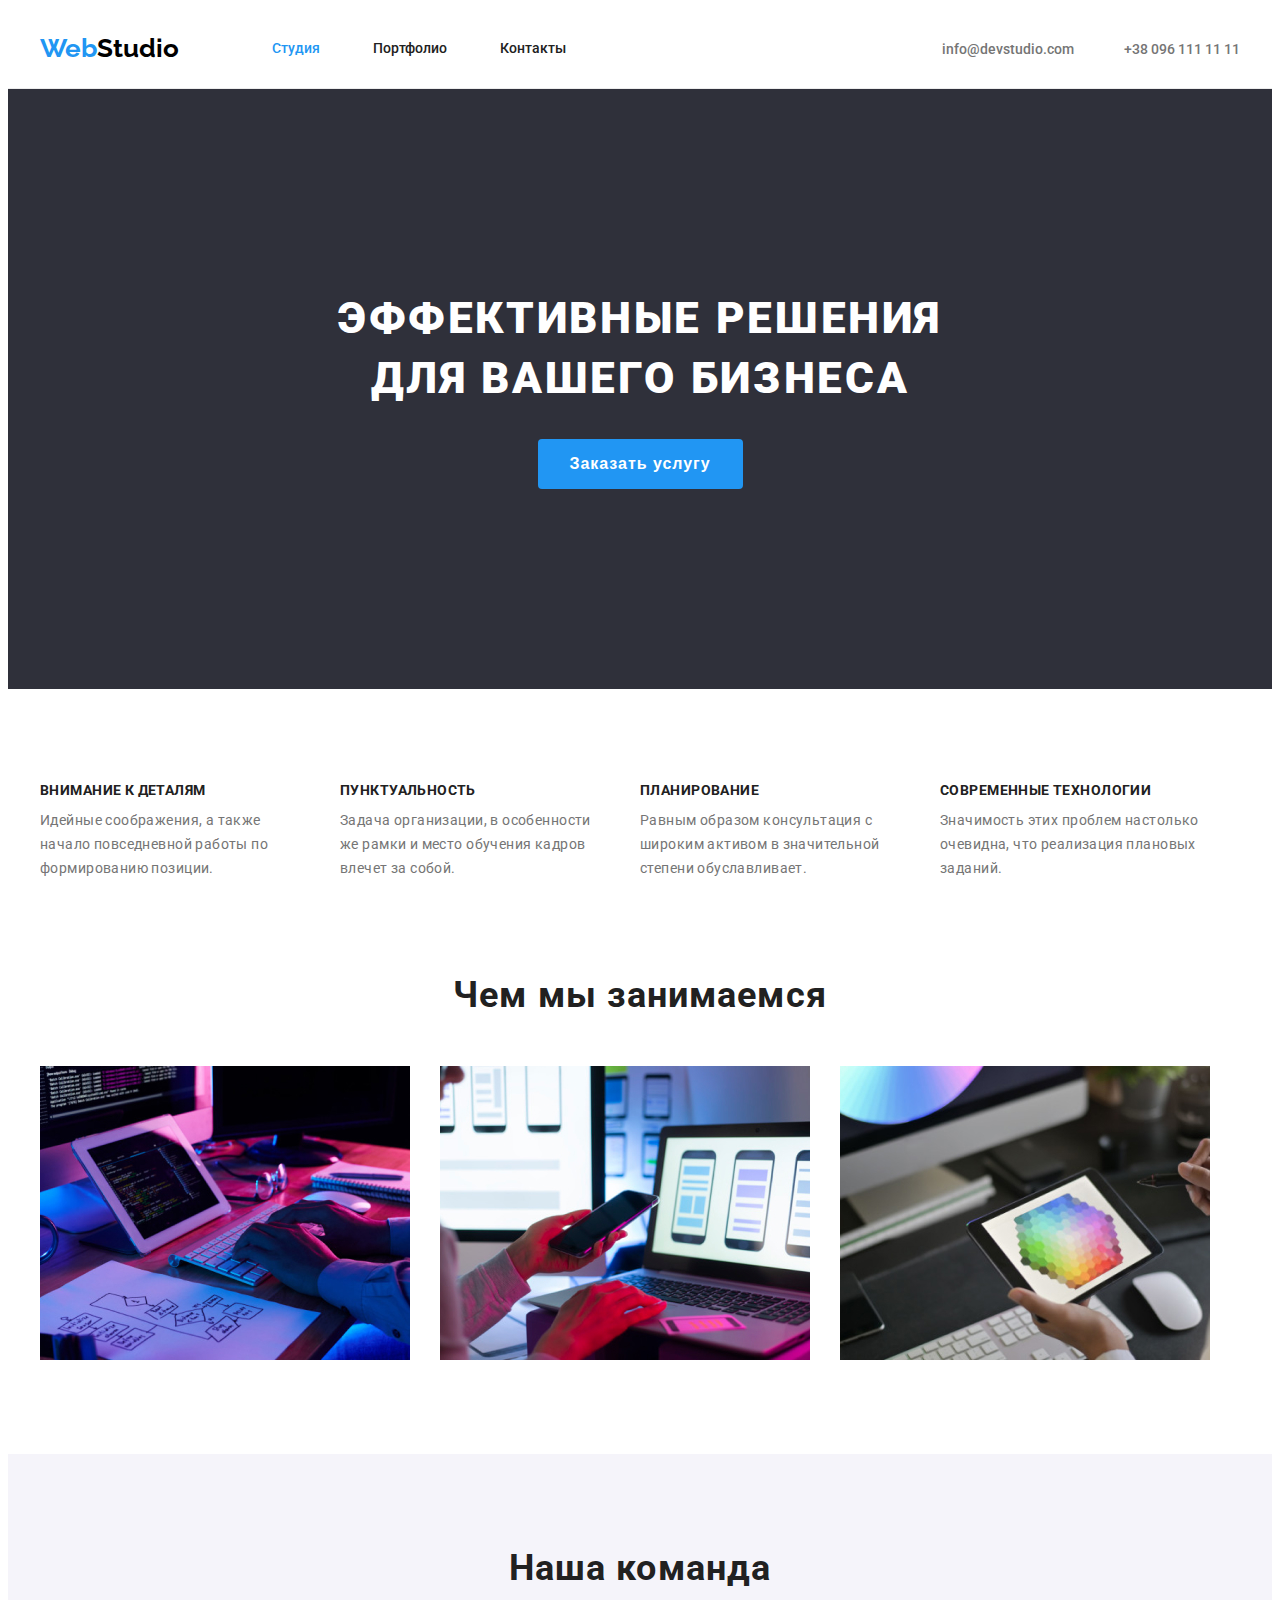
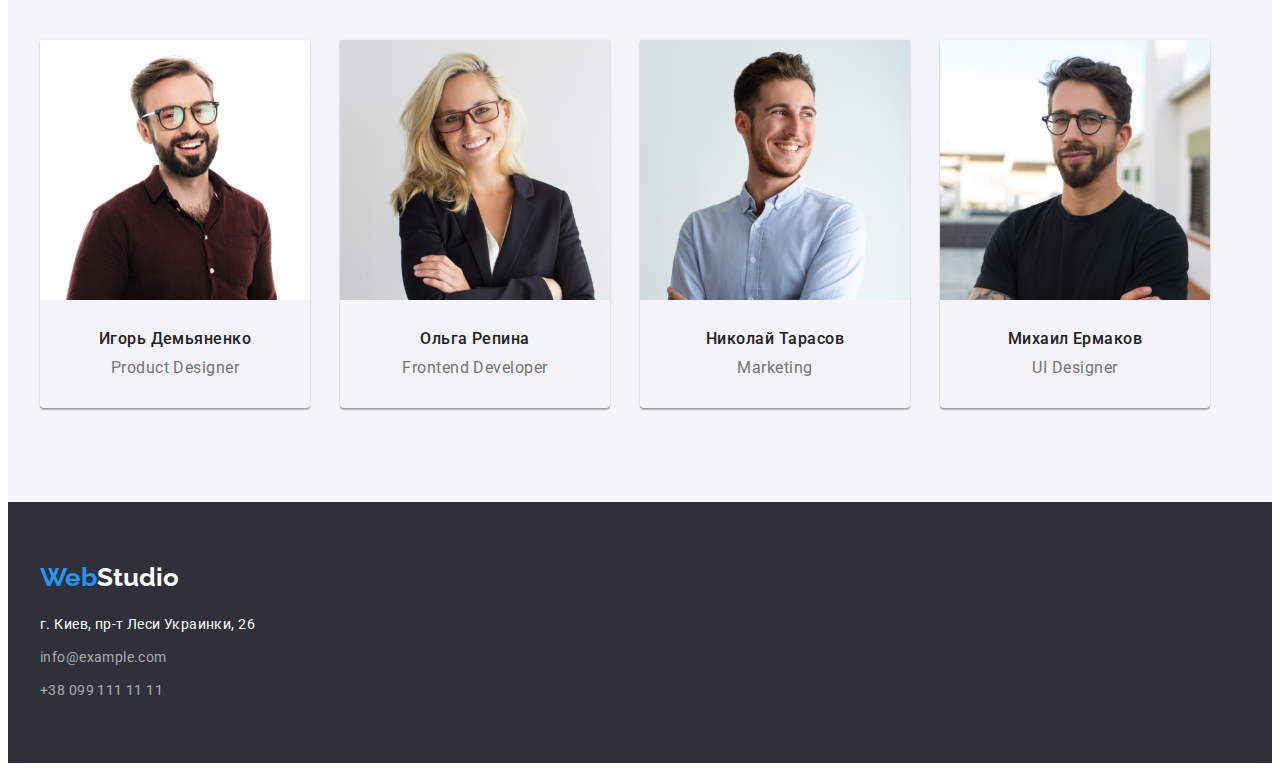
<file: index.html>
<!DOCTYPE html>
<html lang="ru">
<head>
    <meta charset="UTF-8">
    <meta http-equiv="X-UA-Compatible" content="IE=edge">
    <meta name="viewport" content="width=device-width, initial-scale=1.0">
    <title>Студия</title>
    <link rel="preconnect" href="https://fonts.googleapis.com">
    <link rel="preconnect" href="https://fonts.gstatic.com" crossorigin>
    <link href="https://fonts.googleapis.com/css2?family=Raleway:wght@700&family=Roboto:wght@400;500;700;900&display=swap"
        rel="stylesheet">
        <link rel="stylesheet" href="https://cdnjs.cloudflare.com/ajax/libs/modern-normalize/1.1.0/modern-normalize.min.css"
            integrity="sha512-wpPYUAdjBVSE4KJnH1VR1HeZfpl1ub8YT/NKx4PuQ5NmX2tKuGu6U/JRp5y+Y8XG2tV+wKQpNHVUX03MfMFn9Q=="
            crossorigin="anonymous" referrerpolicy="no-referrer" />
    <link rel="stylesheet" href="./css/styles.css" />
</head>
<body>
    <header>
        <div class="section-navigation container">
            <a class="logo" href="./index.html">Web<span class="logo-navigation">Studio</span></a>
    
            <nav class="header-nav">
                <ul class="site-nav">
                    <li class="link"><a href="#" class="current">Студия</a></li>
                    <li class="link"><a href="./portfolio.html">Портфолио</a></li>
                    <li class="link"><a href="#">Контакты</a></li>
                </ul>
            </nav>
            <ul class="contact-header">
                <li class="link"><a href="mailto:">info@devstudio.com</a></li>
                <li class="link"><a href="tel:">+38 096 111 11 11</a></li>
            </ul>
        </div>
    </header>

    <main>
        <section class="hero-section">
            <div class="container">
            <h1 class="hero-title">Эффективные решения для вашего бизнеса</h1>
            <button type="button" class="hero-button">Заказать услугу </button>
            </div>
        </section>
        <section class="section-properties">
            <div class="container">
            <h2 class="visually-hidden">Наши возможности</h2>
            <ul class="properties">
                <li class="item"><h3>Внимание к деталям</h3>
                <p>Идейные соображения, а также начало повседневной работы по формированию позиции. </p></li>
                <li  class="item"><h3>Пунктуальность</h3>
                <p>Задача организации, в особенности же рамки и место обучения кадров влечет за собой.</p></li>
                <li  class="item"><h3>Планирование</h3>
                <p>Равным образом консультация с широким активом в значительной степени обуславливает.</p></li>
                <li  class="item"><h3>Современные технологии</h3>
                <p>Значимость этих проблем настолько очевидна, что реализация плановых заданий.</p></li>
            </ul>
            </div>
        </section>
        <section class="about-us">
            <div class="container">
            <h2 class="about-title">Чем мы занимаемся</h2>
            <ul class="about-list">
                <li class="list"><img src="./images/box1.jpg" alt="Программирование" width="370"></li>
                <li class="list"><img src="./images/box2.jpg" alt="Мобильные приложения" width="370"></li>
                <li class="list"><img src="./images/box3.jpg" alt="СимплДимпл" width="370"></li>
            </ul>
        </div>
        </section>

        <section class="team">
            <div class="container">
            <h2 class="team-title">Наша команда</h2>
            
            <ul class="team-list">
                <li class="item">
                        <div class="card-thumb">
                <img src="./images/team/igor.jpg" alt="Игорь Демьяненко" width="270"> 
                </div>
                <div class="card-content">
                <h3>Игорь Демьяненко</h3>
                <p lang="en">Product Designer</p>
                </div> 
                </li>
                <li class="item">
                        <div class="card-thumb">
                            <img src="./images/team/olga.jpg" alt="Ольга Репина" width="270">
                        </div>
                        <div class="card-content">
                            <h3>Ольга Репина</h3>
                            <p lang="en">Frontend Developer</p>
                        </div>
                </li>
                <li class="item">
                            <div class="card-thumb">
                                <img src="./images/team/nikolay.jpg" alt="Николай Тарасов" width="270">
                            </div>
                            <div class="card-content">
                                <h3>Николай Тарасов</h3>
                                <p lang="en">Marketing</p>
                            </div>
                    </li>
                     <li class="item">
                                <div class="card-thumb">
                                    <img src="./images/team/michail.jpg" alt="Михаил Ермаков" width="270">
                                </div>
                                <div class="card-content">
                                    <h3>Михаил Ермаков</h3>
                                    <p lang="en">UI Designer</p>
                                </div>
                        </li> 
                        </ul>
                        </div>
                 </section>

    </main>
    <footer class="footer-section">
        <div class="container">
            <a class="logo" href="./index.html">Web<span class="logo-navigation-footer">Studio</span></a>
            <address class="contact-footer">
                <p>г. Киев, пр-т Леси Украинки, 26 </p>
                <ul class="contact-footer-list">
                    <li class="item-footer"><a href="mailto:">info@example.com </a></li>
                    <li class="item-footer"><a href="tel:">+38 099 111 11 11 </a></li>
                </ul>
            </address>
        </div>
    </footer>
</body>
</html>
</file>
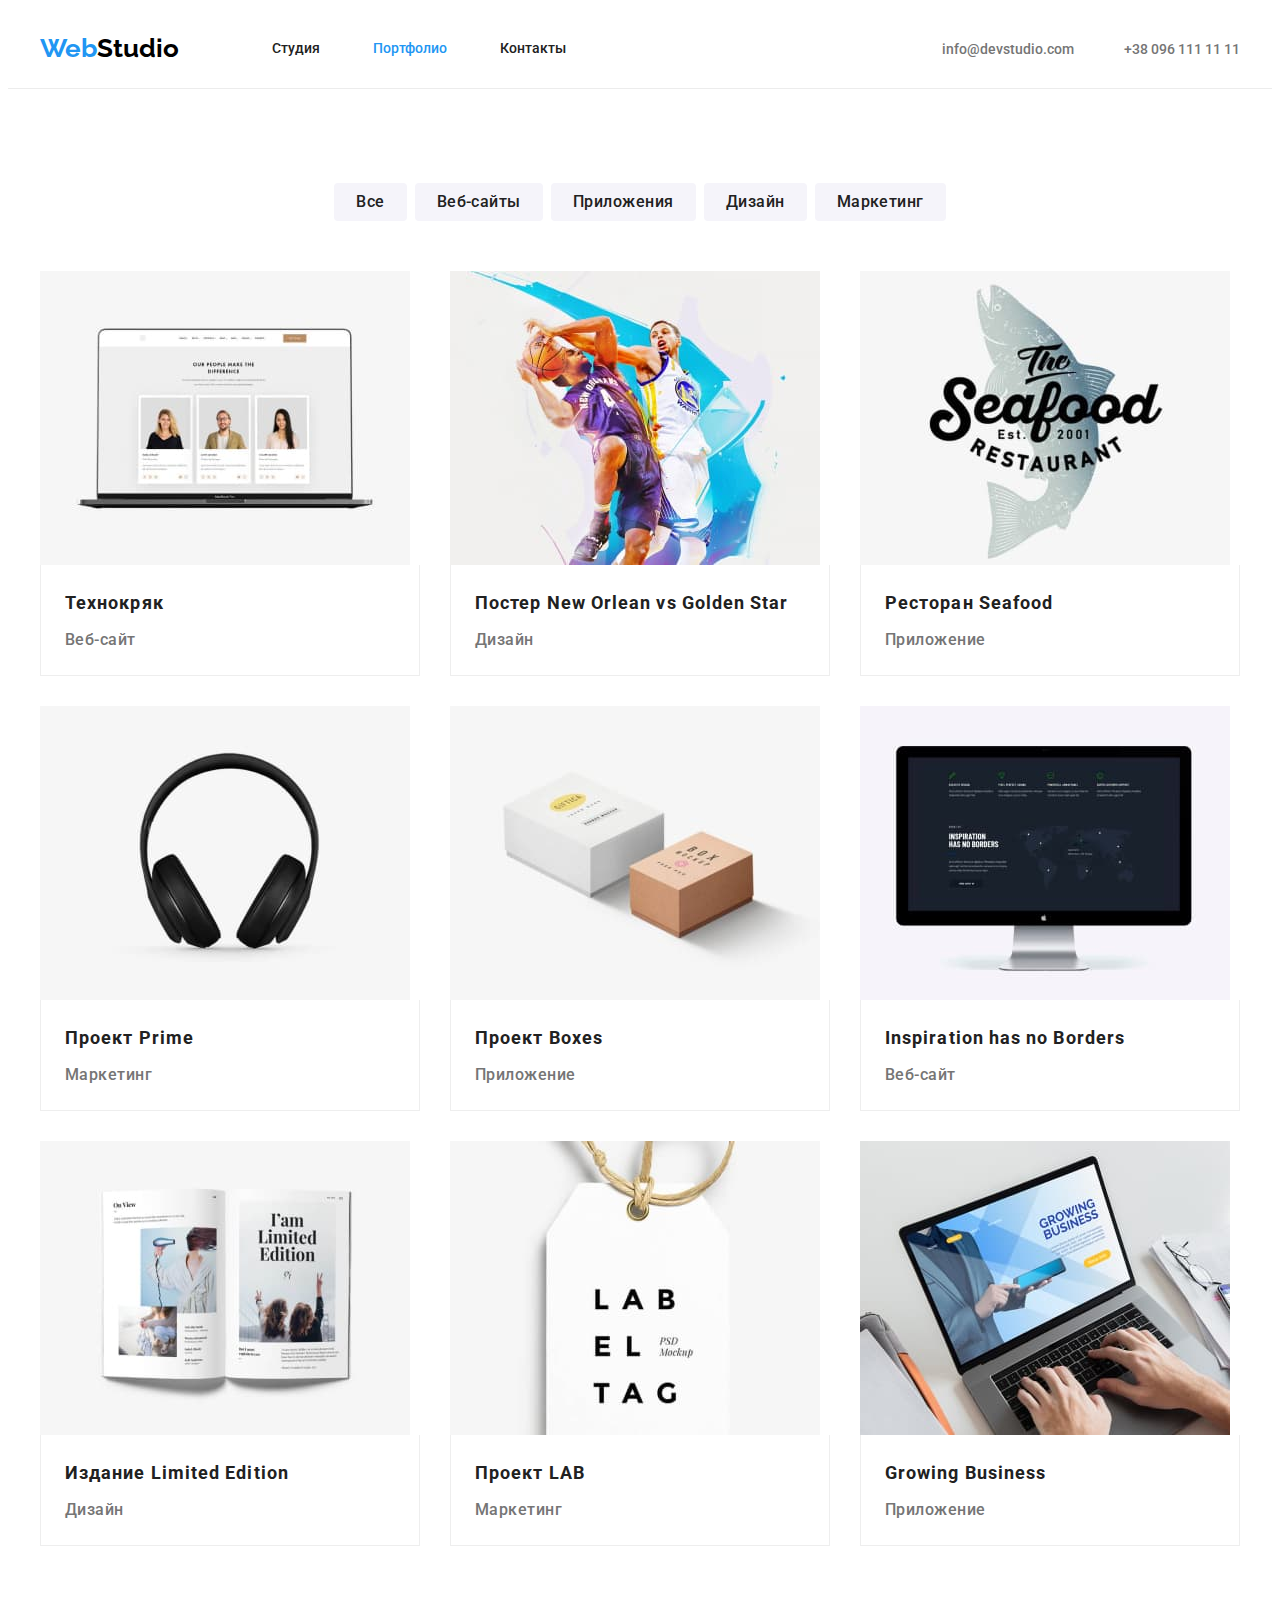
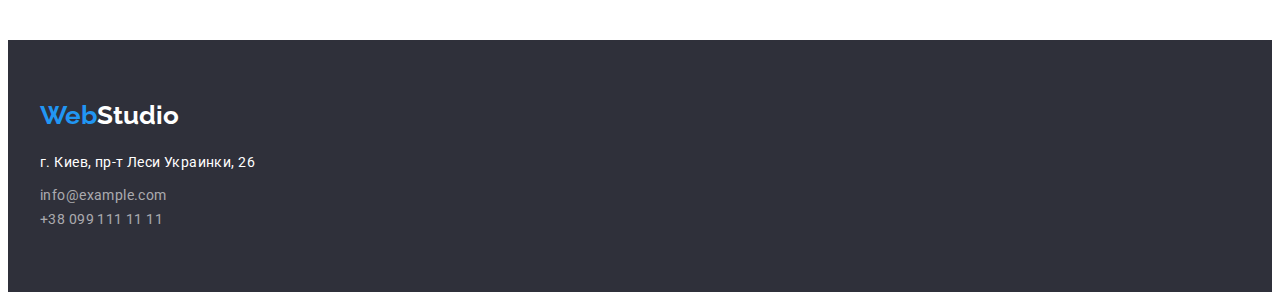
<file: portfolio.html>
<!DOCTYPE html>
<html lang="ru">
<head>
    <meta charset="UTF-8">
    <meta http-equiv="X-UA-Compatible" content="IE=edge">
    <meta name="viewport" content="width=device-width, initial-scale=1.0">
    <title>Портфолио</title>
    <link rel="preconnect" href="https://fonts.googleapis.com">
    <link rel="preconnect" href="https://fonts.gstatic.com" crossorigin>
    <link href="https://fonts.googleapis.com/css2?family=Raleway:wght@700&family=Roboto:wght@400;500;700;900&display=swap"
        rel="stylesheet">
        <link rel="stylesheet" href="https://cdnjs.cloudflare.com/ajax/libs/modern-normalize/1.1.0/modern-normalize.min.css"
            integrity="sha512-wpPYUAdjBVSE4KJnH1VR1HeZfpl1ub8YT/NKx4PuQ5NmX2tKuGu6U/JRp5y+Y8XG2tV+wKQpNHVUX03MfMFn9Q=="
            crossorigin="anonymous" referrerpolicy="no-referrer" />
    <link rel="stylesheet" href="./css/styles.css"/>
</head>
<body>

<header><div class="section-navigation container">
    <a class="logo" href="./index.html">Web<span class="logo-navigation">Studio</span></a>

    <nav class="header-nav">
        <ul class="site-nav">
            <li class="link"><a href="./index.html">Студия</a></li>
            <li class="link"><a href="#" class="current">Портфолио</a></li>
            <li class="link"><a href="#">Контакты</a></li>
        </ul>
    </nav>
    <ul class="contact-header">
        <li class="link"><a href="mailto:">info@devstudio.com</a></li>
        <li class="link"><a href="tel:">+38 096 111 11 11</a></li>
    </ul>
</div>
</header>
<main class="main-portfolio">

  <section class="filter-section">
      <div class="container">
      <h1 class="visually-hidden"> Портфолио</h1>
    <ul class="filter-block">
          <li class="item"><button type="button" class="filter-button">Все</button></li>
          <li class="item"><button type="button" class="filter-button">Веб-сайты</button></li>
          <li class="item"><button type="button" class="filter-button ">Приложения</button></li>
          <li class="item"><button type="button" class="filter-button">Дизайн</button></li>
          <li class="item"><button type="button" class="filter-button">Маркетинг</button></li>
    </ul>

    <ul class="project">
          <li class="project-list">
              <a href="" class="project-link"><img src="./images/portfolio/1.jpg" alt="Веб-сайт" width="370">
         <div class="container-text">
         <h2 class="project-title">Технокряк</h2> 
          <p class="project-text">Веб-сайт</p>
          </div>
        </a>
        </li> 
          <li class="project-list">
              <a href="" class="project-link"><img src="./images/portfolio/2.jpg" alt="Дизайн" width="370">
        <div class="container-text">
        <h2 class="project-title">Постер New Orlean vs Golden Star</h2>
          <p class="project-text">Дизайн</p>
          </div>
        </a>
        </li>
          <li class="project-list">
              <a href="" class="project-link"><img src="./images/portfolio/3.jpg" alt="Приложение" width="370">
        <div class="container-text">
         <h2 class="project-title">Ресторан Seafood</h2>
          <p class="project-text">Приложение</p>
          </div>
        </a>
         </li>
          <li class="project-list">
              <a href="" class="project-link"><img src="./images/portfolio/4.jpg" alt="Маркетинг" width="370">
        <div class="container-text">
        <h2 class="project-title">Проект Prime</h2>
          <p class="project-text">Маркетинг</p>
          </div>
        </a>
     </li>
          <li class="project-list">
              <a href="" class="project-link"><img src="./images/portfolio/5.jpg" alt="Приложение" width="370">
        <div class="container-text">
         <h2 class="project-title">Проект Boxes</h2>
          <p class="project-text">Приложение</p> 
        </div>
        </a>
    </li>
          <li class="project-list">
              <a href="" class="project-link"><img src="./images/portfolio/6.jpg" alt="Веб-сайт" width="370">
        <div class="container-text">
        <h2 class="project-title">Inspiration has no Borders</h2>
          <p class="project-text">Веб-сайт</p>
          </div>
        </a>
     </li>
          <li class="project-list">
              <a href="" class="project-link"><img src="./images/portfolio/7.jpg" alt="Дизайн" width="370">
        <div class="container-text">
        <h2 class="project-title">Издание Limited Edition</h2>
          <p class="project-text">Дизайн</p>
          </div>
        </a>
     </li>
          <li class="project-list">
              <a href="" class="project-link"><img src="./images/portfolio/8.jpg" alt="Маркетинг" width="370">
        <div class="container-text">
        <h2 class="project-title">Проект LAB</h2>
          <p class="project-text">Маркетинг</p> 
          </div>
        </a>
    </li>
          <li class="project-list">
              <a href="" class="project-link"><img src="./images/portfolio/9.jpg" alt="Приложение" width="370">
        <div class="container-text">
        <h2 class="project-title">Growing Business</h2>
          <p class="project-text">Приложение</p> 
          </div>
        </a>
    </li>
    </ul>
    </div>
  </section>
</main>

<footer class="footer-section">
    <div class="container">
    <a class="logo" href="./index.html">Web<span class="logo-navigation-footer">Studio</span></a>
    <address class="contact-footer">
        <p>г. Киев, пр-т Леси Украинки, 26 </p>
        <ul class="contact-footer-list">
            <li class="item"><a href="mailto:">info@example.com </a></li>
            <li class="item"><a href="tel:">+38 099 111 11 11 </a></li>
        </ul>
    </address>
</div>
</footer>
</body>
</html>
</file>
<file: css/styles.css>
/* основной #212121 */
/* второстепенный #2196F3 */
/* дополнительный #fff */
/* задний фон #fff; */
:root {
  --brand-color: #212121;
  --accent-color: #2196f3;
  --contact-color: #757575;
  --background-color: #fff;
  --accent-background-color: #f5f4fa;
  --footer-background-color: #2f303a;
  --header-background-color: #fff;
}

body {
  font-family: 'Roboto', sans-serif;
  color: var(--brand-color);
}
img {
  display: block;
  max-width: 100%;
}

ul {
  list-style: none;
}
h1,
h2,
h3,
p,
ul {
  margin: 0;
}

.visually-hidden {
  position: absolute;
  width: 1px;
  height: 1px;
  margin: -1px;
  border: 0;
  padding: 0;

  white-space: nowrap;
  clip-path: inset(100%);
  clip: rect(0 0 0 0);
  overflow: hidden;
}
/* Header */
header {
  background-color: var(--header-background-color);
  border-bottom: 1px solid #ececec;
}
.section-navigation {
  display: flex;
  align-items: center;
}

.header-nav {
  margin-left: 93px;
}

.site-nav {
  display: flex;
  margin-top: 0;
  margin-bottom: 0;
  padding-left: 0;
}
.site-nav .link a {
  display: block;
  padding-top: 32px;
  padding-bottom: 32px;
}
.site-nav .link:not(:last-child) {
  margin-right: 53px;
}

.logo {
  text-decoration: none;
  font-family: Raleway;
  font-style: normal;
  font-weight: 700;
  font-size: 26px;
  line-height: 1.2;
  color: var(--accent-color);
}
.logo-navigation {
  color: #000;
}
.site-nav a {
  font-weight: 500;
  font-size: 14px;
  line-height: 1.17;
  text-decoration: none;
  color: var(--brand-color);
}
.site-nav .current {
  color: var(--accent-color);
}

.site-nav a:hover,
.site-nav a:focus {
  color: var(--accent-color);
}
.contact-header {
  display: flex;
  margin-left: auto;
  padding-left: 0;
}
.contact-header .link + .link {
  display: block;
  margin-left: 50px;
}

.contact-header a {
  font-weight: 500;
  font-size: 14px;
  line-height: 1.17;
  text-decoration: none;
  color: var(--contact-color);
}
.contact-header a:focus,
.contact-header a:hover {
  color: var(--accent-color);
}

/* Main portfolio */

.filter-section {
  background-color: var(--background-color);
  padding-top: 94px;
  padding-bottom: 94px;
}

.filter-block {
  display: flex;
  justify-content: center;
  margin-bottom: 50px;
  margin-top: 0;
  padding-left: 0;
}
.filter-block > .item:not(:last-child) {
  margin-right: 8px;
}

.filter-block .filter-button {
  border: transparent;
  border-radius: 4px;
  padding: 6px 22px;
}

.filter-button {
  font-family: Roboto;
  font-weight: 500;
  font-size: 16px;
  line-height: 1.62;
  text-align: center;
  letter-spacing: 0.03em;
  background-color: var(--accent-background-color);
  cursor: pointer;
  color: var(--brand-color);
}

.filter-button:hover,
.filter-button:focus {
  color: var(--header-background-color);
  background-color: var(--accent-color);
}
/* Карточки Портфолио */

.project {
  display: flex;
  flex-wrap: wrap;
  padding: 0;
  margin-top: 0;
}

.project > .project-list:nth-child(-n + 3) {
  margin-top: 0;
}

.project > .project-list {
  flex-basis: calc((100% - 60px) / 3);
  margin-top: 30px;
  margin-right: 30px;
  width: 370px;
}
.project-list:nth-child(3n) {
  margin-right: 0;
}

.project-link {
  text-decoration: none;
}

.project-link .project-text {
  color: var(--contact-color);
  font-weight: 500;
  font-size: 16px;
  line-height: 1.87;
  letter-spacing: 0.03em;
}

.project-link .project-title {
  color: var(--brand-color);
  font-weight: 700;
  font-size: 18px;
  line-height: 2;
  letter-spacing: 0.06em;
  margin-bottom: 4px;
}
.container-text {
  margin: 0;
  padding: 20px 24px;
  border: 1px solid #eeeeee;
  border-top: none;
}

/* Footer */
.footer-section {
  background-color: var(--footer-background-color);
  padding-top: 60px;
  padding-bottom: 60px;
}
.container {
  width: 1200px;
  padding-left: 15px;
  padding-right: 15px;
  margin-left: auto;
  margin-right: auto;
}

.logo-navigation-footer {
  color: var(--header-background-color);
  margin-left: auto;
}
.contact-footer {
  margin-top: 20px;
}
.contact-footer-list {
  margin-left: auto;
  padding-left: 0;
  margin-top: 9px;
}
.item-footer:not(:last-child) {
  margin-bottom: 9px;
}

.contact-footer p {
  text-decoration: none;
  font-weight: 400;
  font-size: 14px;
  line-height: 1.71;
  letter-spacing: 0.03em;
  color: var(--header-background-color);
  font-style: normal;
  margin-left: auto;
}
.contact-footer a {
  font-weight: 400;
  font-size: 14px;
  line-height: 1.71;
  letter-spacing: 0.03em;
  text-decoration: none;
  color: rgba(255, 255, 255, 0.6);
  font-style: normal;
}

.contact-footer a:focus,
.contact-footer a:hover {
  color: var(--accent-color);
}
/* Main Studio */
/* Hero Main */
.hero-section {
  padding-bottom: 200px;
  padding-top: 200px;
  background: var(--footer-background-color);
}

.hero-title {
  margin-top: 0;
  font-weight: 900;
  font-size: 44px;
  line-height: 1.36;
  letter-spacing: 0.06em;
  color: var(--header-background-color);
  text-transform: uppercase;
  width: 696px;
  text-align: center;
  margin-left: auto;
  margin-right: auto;
  margin-bottom: 30px;
}
.hero-button {
  font-weight: 700;
  font-size: 16px;
  line-height: 1.87;

  display: block;
  margin-left: auto;
  margin-right: auto;
  letter-spacing: 0.06em;
  background-color: var(--accent-color);
  color: var(--header-background-color);
  cursor: pointer;
  border-radius: 4px;
  border: transparent;
  padding: 10px 32px;
}

.hero-button:hover,
.hero-button:focus {
  background-color: #188ce8;
  color: var(--header-background-color);
}
/* Properties main */
.section-properties {
  background-color: var(--background-color);
  padding-bottom: 94px;
  padding-top: 94px;
}

.properties {
  display: flex;
  margin-bottom: 0;
  padding-left: 0;
}
.properties-title {
  margin: 0;
}
.properties > .item {
  width: 270px;
}

.properties > .item:not(:last-child) {
  margin-right: 30px;
}
.properties h3 {
  margin-bottom: 10px;
  font-weight: 700;
  font-size: 14px;
  line-height: 1.14;
  letter-spacing: 0.03em;
  text-transform: uppercase;
}

.properties p {
  margin-top: 0;
  font-weight: 400;
  font-size: 14px;
  line-height: 1.71;
  letter-spacing: 0.03em;
  color: var(--contact-color);
}
/* About main */
.about-us {
  background-color: var(--background-color);
  padding-bottom: 94px;
}
.about-list {
  display: flex;
  margin-bottom: 0;
  padding-left: 0;
}

.about-list > .list:not(:last-child) {
  margin-right: 30px;
}
.about-title {
  text-align: center;
  margin-bottom: 50px;
  margin-top: 0;
  font-weight: 700;
  font-size: 36px;
  line-height: 1.16;
  letter-spacing: 0.03em;
}
/* Team main */
.team {
  background-color: var(--accent-background-color);
  padding-top: 94px;
  padding-bottom: 94px;
}

.team-list {
  display: flex;
  margin-bottom: 0;
  padding-left: 0;
}
.team-list > .item:not(:last-child) {
  margin-right: 30px;
}
.team-list > .item {
  width: 270px;
  box-shadow: 0px 1px 3px rgba(0, 0, 0, 0.12), 0px 1px 1px rgba(0, 0, 0, 0.14),
    0px 2px 1px rgba(0, 0, 0, 0.2);
  border-radius: 0px 0px 4px 4px;
}

.team-title {
  margin-top: 0;
  margin-bottom: 50px;
  text-align: center;
  font-weight: 700;
  font-size: 36px;
  line-height: 1.16;
  letter-spacing: 0.03em;
  text-align: center;
}

.card-content {
  text-align: center;
  padding-top: 30px;
  padding-bottom: 30px;
}

.team h3 {
  font-weight: 500;
  font-size: 16px;
  line-height: 1.18;
  letter-spacing: 0.03em;
  margin-bottom: 10px;
}
.team p {
  font-weight: 400;
  font-size: 16px;
  line-height: 1.18;
  letter-spacing: 0.03em;
  color: var(--contact-color);
}
</file>
